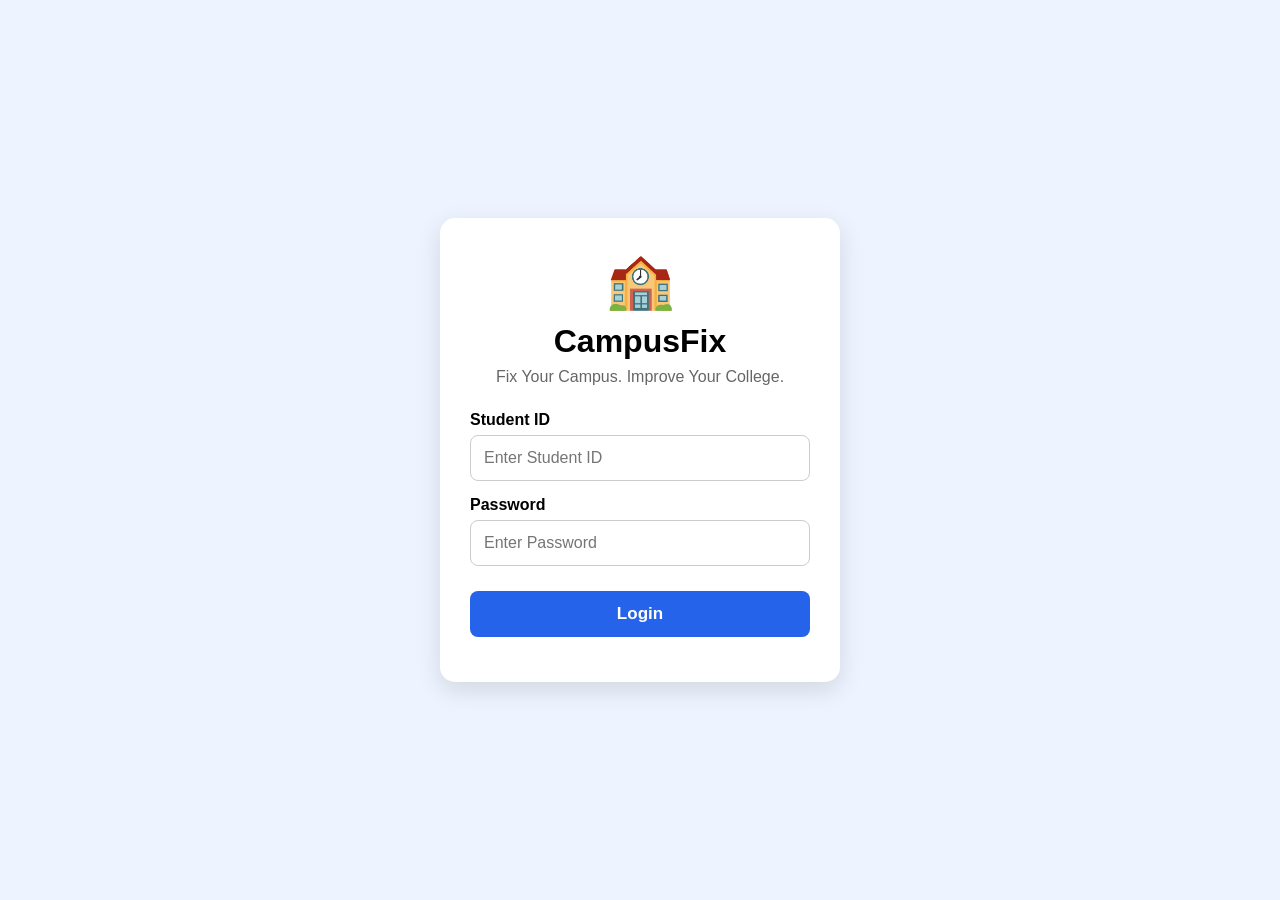
<file: index.html>
<!DOCTYPE html>
<html lang="en">

<head>
    <meta charset="UTF-8">
    <meta name="viewport" content="width=device-width, initial-scale=1.0">

    <title>CampusFix - Login</title>

    <link rel="stylesheet" href="style.css">
</head>

<body>

    <div class="login-container">

        <div class="logo">🏫</div>

        <h1>CampusFix</h1>

        <p class="tagline">Fix Your Campus. Improve Your College.</p>

        <form id="loginForm">

            <label>Student ID</label>
            <input type="text" id="studentId" placeholder="Enter Student ID">

            <label>Password</label>
            <input type="password" id="password" placeholder="Enter Password">

            <button type="submit">Login</button>

        </form>

        <p id="message"></p>

    </div>

    <script src="script.js"></script>

</body>

</html>
</file>
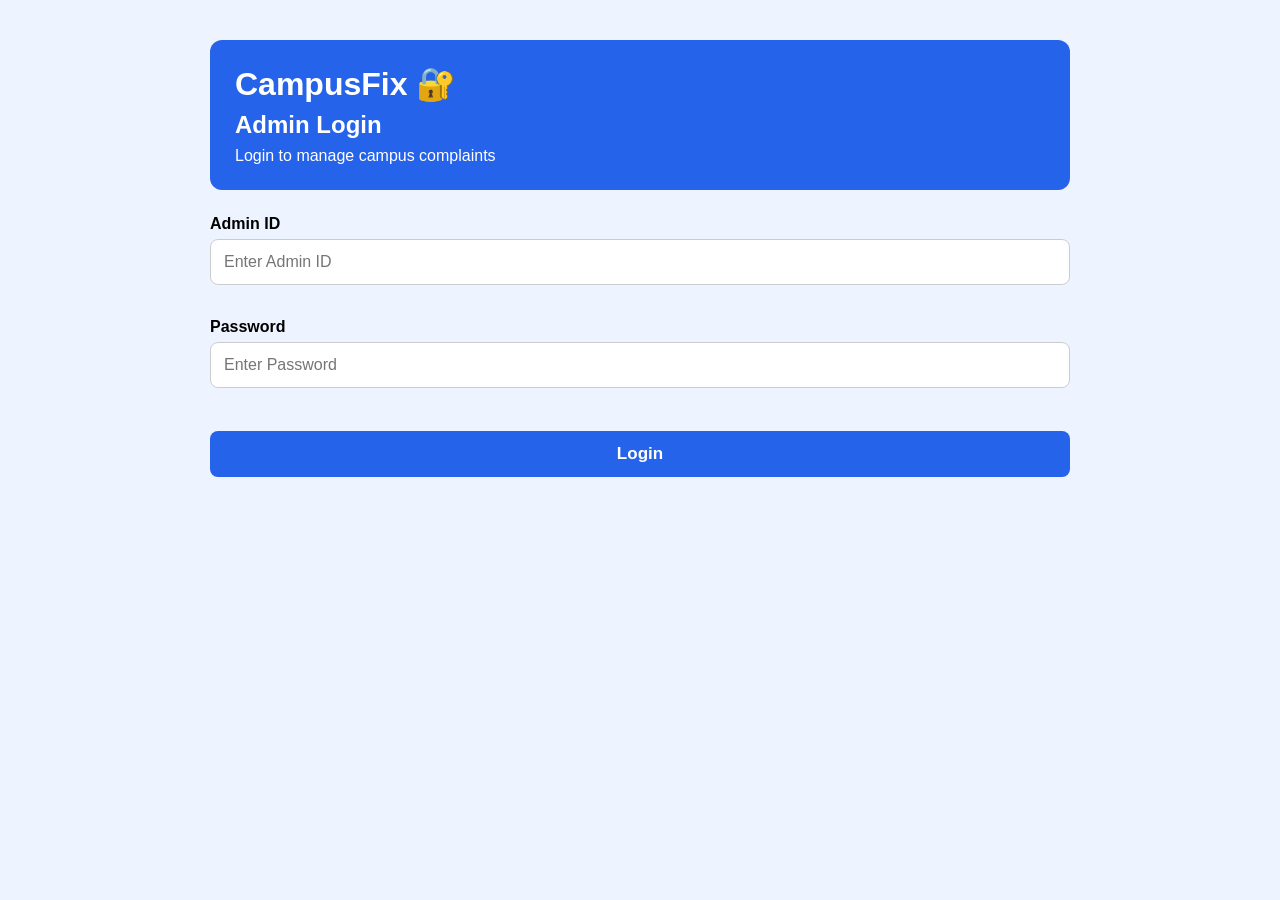
<file: admin-login.html>
<!DOCTYPE html>
<html lang="en">

<head>
    <meta charset="UTF-8">
    <meta name="viewport" content="width=device-width, initial-scale=1.0">

    <title>CampusFix - Admin Login</title>

    <link rel="stylesheet" href="style.css">
</head>

<body>

<div class="dashboard">

    <section class="welcome">

        <h1>CampusFix 🔐</h1>

        <h2>Admin Login</h2>

        <p>Login to manage campus complaints</p>

    </section>


    <section class="complaints-section">

        <form id="adminLoginForm">

            <label>Admin ID</label>

            <input
                type="text"
                id="adminId"
                placeholder="Enter Admin ID"
                required
            >

            <br><br>

            <label>Password</label>

            <input
                type="password"
                id="adminPassword"
                placeholder="Enter Password"
                required
            >

            <br><br>

            <button type="submit">
                Login
            </button>

        </form>

    </section>

</div>


<script src="script.js"></script>

</body>

</html>
</file>
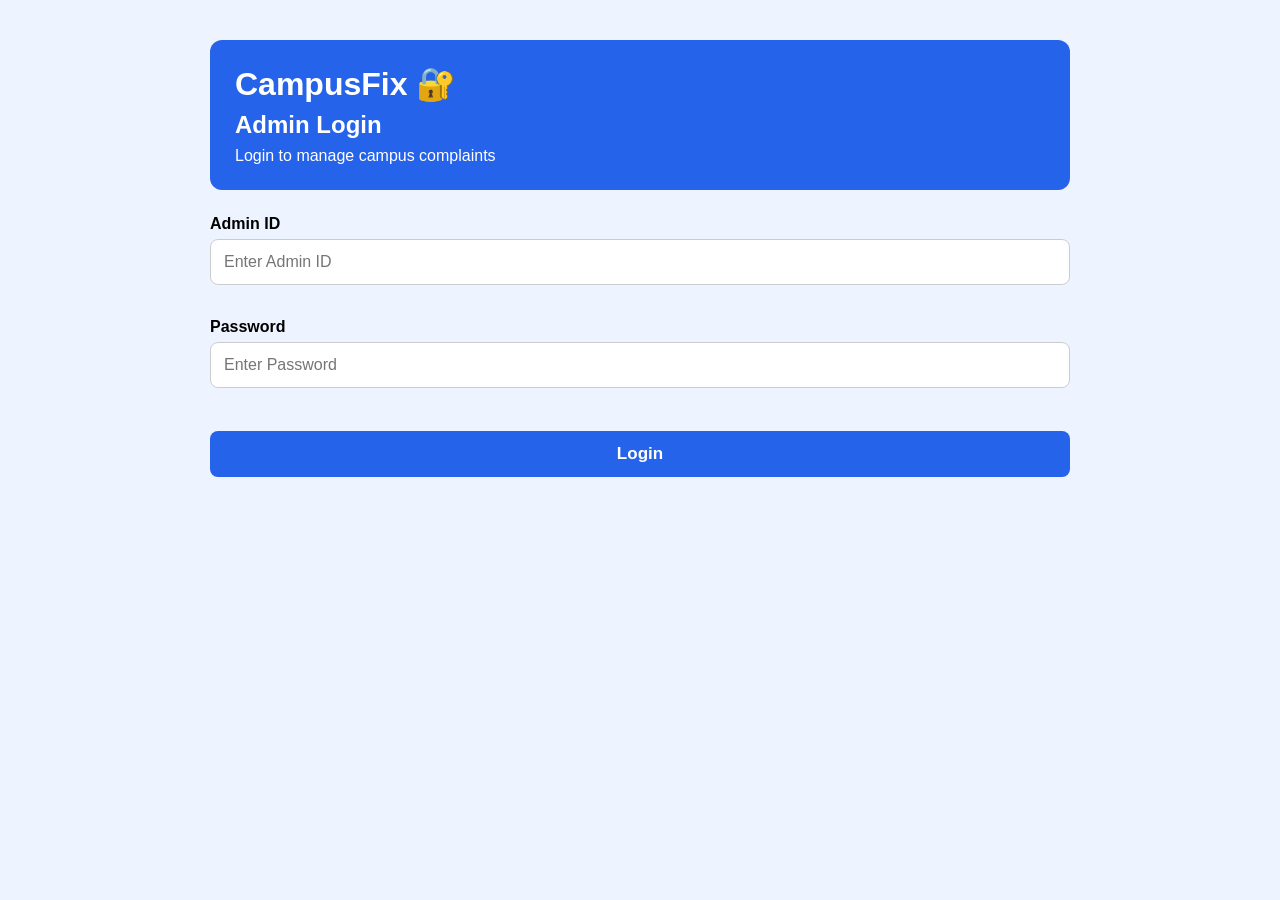
<file: admin.html>
<!DOCTYPE html>
<html lang="en">

<head>
    <meta charset="UTF-8">
    <meta name="viewport" content="width=device-width, initial-scale=1.0">

    <title>CampusFix - Admin Dashboard</title>

    <link rel="stylesheet" href="style.css">
</head>

<body>

<div class="dashboard">

    <!-- ===============================
         HEADER
    ================================ -->

    <header class="topbar">

        <div>
            <h1>CampusFix</h1>
            <p>Admin Dashboard</p>
        </div>

        <button
            class="logout-btn"
            onclick="adminLogout()">
            Logout
        </button>

    </header>


    <!-- ===============================
         WELCOME
    ================================ -->

    <section class="welcome">

        <h2>Welcome, Admin 👋</h2>

        <p>
            Manage, review and track campus complaints
            from one place.
        </p>

    </section>


    <!-- ===============================
         STATISTICS
    ================================ -->

    <h2 class="section-title">
        📊 Complaint Statistics
    </h2>

    <section class="admin-stats">

        <div class="admin-stat-card">

            <div class="admin-stat-icon">
                📋
            </div>

            <h2 id="adminTotal">
                0
            </h2>

            <p>
                Total Complaints
            </p>

        </div>


        <div class="admin-stat-card">

            <div class="admin-stat-icon">
                ⏳
            </div>

            <h2 id="adminPending">
                0
            </h2>

            <p>
                Pending Complaints
            </p>

        </div>


        <div class="admin-stat-card">

            <div class="admin-stat-icon">
                ✅
            </div>

            <h2 id="adminResolved">
                0
            </h2>

            <p>
                Resolved Complaints
            </p>

        </div>

    </section>


    <!-- ===============================
         COMPLAINT MANAGEMENT
    ================================ -->

    <section class="complaints-section">

        <div class="section-heading">

            <div>
                <h2>
                    📋 All Complaints
                </h2>

                <p>
                    Search and manage reported campus problems.
                </p>
            </div>

        </div>


        <!-- Search & Filter -->

        <div class="admin-controls">

            <input
                type="text"
                id="searchComplaint"
                placeholder="🔎 Search by student, title, category or location..."
                oninput="filterAdminComplaints()"
            >


            <select
                id="statusFilter"
                onchange="filterAdminComplaints()"
            >

                <option value="All">
                    All Status
                </option>

                <option value="Submitted">
                    Submitted
                </option>

                <option value="In Progress">
                    In Progress
                </option>

                <option value="Resolved">
                    Resolved
                </option>

            </select>

        </div>


        <!-- Complaints List -->

        <div id="adminComplaintsList">

            <div class="no-complaints">

                <h3>
                    📭 No Complaints Available
                </h3>

                <p>
                    Complaints submitted by students
                    will appear here.
                </p>

            </div>

        </div>

    </section>

</div>


<script src="script.js"></script>

</body>

</html>
</file>
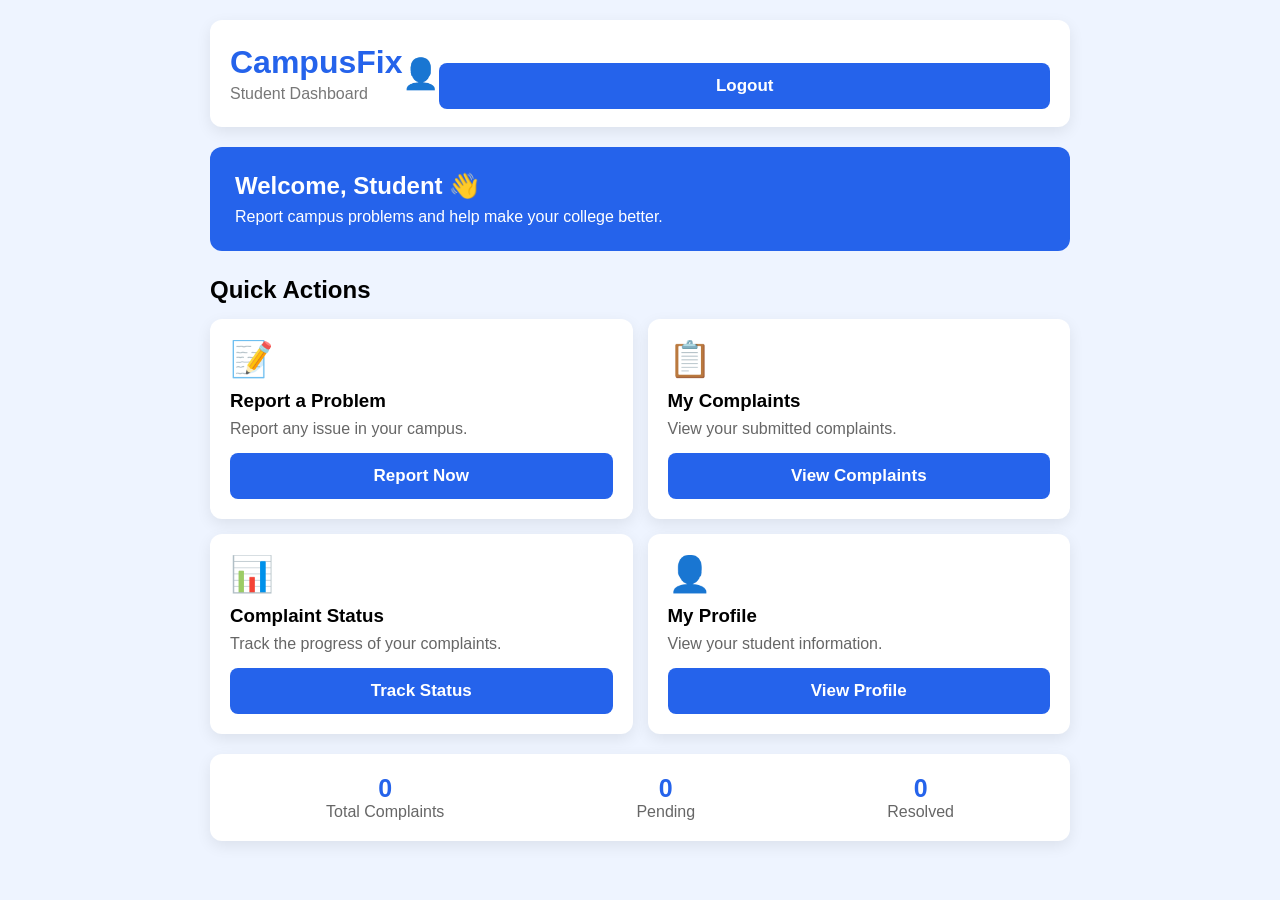
<file: dashboard.html>
<!DOCTYPE html>
<html lang="en">

<head>
    <meta charset="UTF-8">
    <meta name="viewport" content="width=device-width, initial-scale=1.0">
    <title>CampusFix - Dashboard</title>
    <link rel="stylesheet" href="style.css">
</head>

<body>

    <div class="dashboard">

        <header class="topbar">
            <div>
                <h1>CampusFix</h1>
                <p>Student Dashboard</p>
            </div>

            <div class="profile-icon">👤</div>

            <button onclick="logout()">Logout</button>
        </header>

        <section class="welcome">
            <h2>Welcome, Student 👋</h2>
            <p>
                Report campus problems and help make your college better.
            </p>
        </section>

        <h2 class="section-title">Quick Actions</h2>

        <div class="cards">

            <div class="card">
                <div class="card-icon">📝</div>
                <h3>Report a Problem</h3>
                <p>Report any issue in your campus.</p>
                <button onclick="window.location.href='report.html'">
                    Report Now
                </button>
            </div>

            <div class="card">
                <div class="card-icon">📋</div>
                <h3>My Complaints</h3>
                <p>View your submitted complaints.</p>
                <button onclick="myComplaints()">
                    View Complaints
                </button>
            </div>

            <div class="card">
                <div class="card-icon">📊</div>
                <h3>Complaint Status</h3>
                <p>Track the progress of your complaints.</p>
                <button onclick="complaintStatus()">
                    Track Status
                </button>
            </div>

            <div class="card">
                <div class="card-icon">👤</div>
                <h3>My Profile</h3>
                <p>View your student information.</p>
                <button onclick="myProfile()">
                    View Profile
                </button>
            </div>

        </div>

        <!-- STATISTICS -->

        <section class="stats">

            <div>
                <h3 id="totalComplaints">0</h3>
                <p>Total Complaints</p>
            </div>

            <div>
                <h3 id="inProgress">0</h3>
                <p>Pending</p>
            </div>

            <div>
                <h3 id="resolved">0</h3>
                <p>Resolved</p>
            </div>

        </section>

        <!-- MY COMPLAINTS / STATUS / PROFILE -->

        <section id="complaintsSection"
                 class="complaints-section"
                 style="display: none;">

            <h2 id="detailsHeading">📋 My Complaints</h2>

            <div id="complaintsList"></div>

        </section>

    </div>

    <script src="script.js"></script>

</body>
</html>
</file>
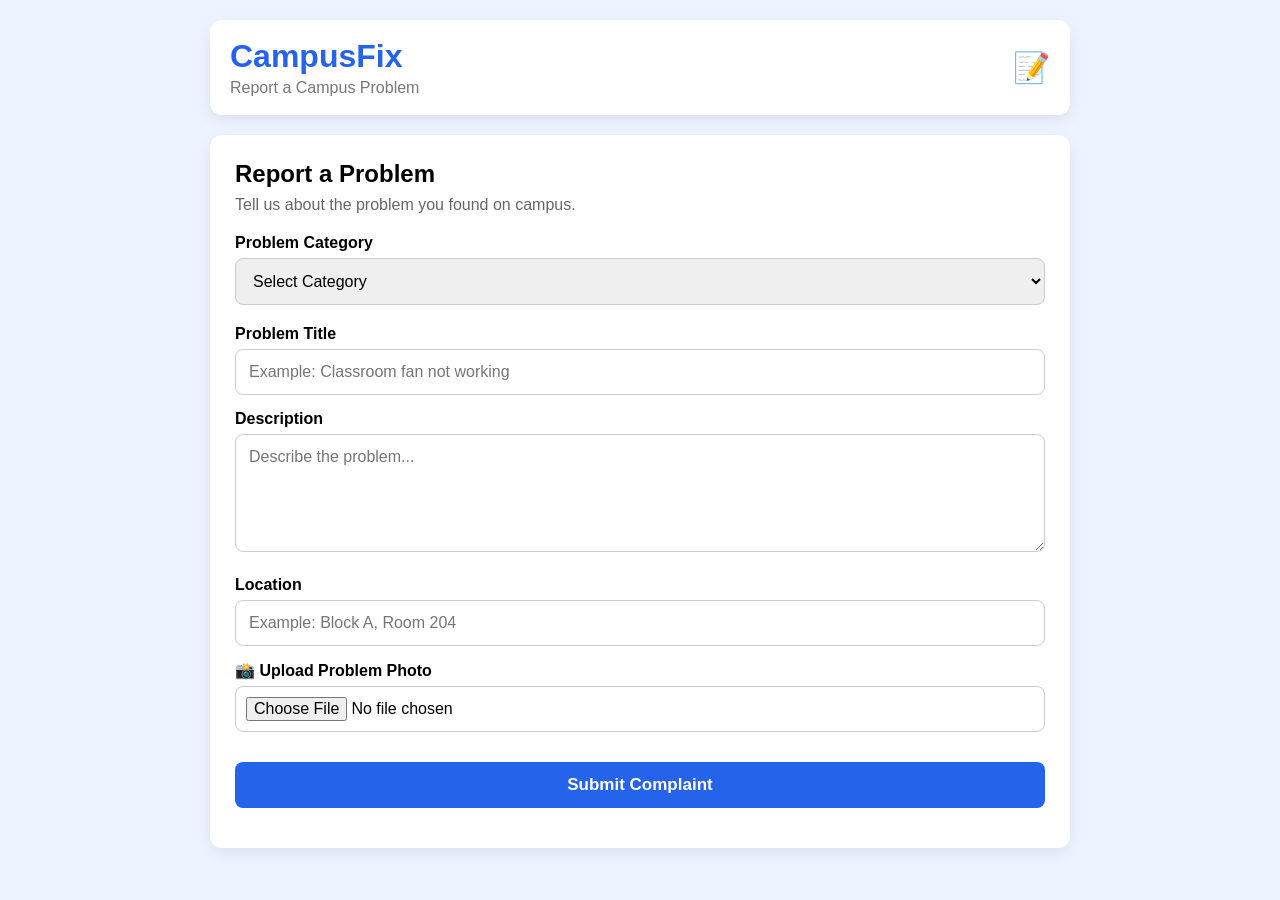
<file: report.html>
<!DOCTYPE html>
<html lang="en">

<head>
    <meta charset="UTF-8">
    <meta name="viewport" content="width=device-width, initial-scale=1.0">

    <title>CampusFix - Report Problem</title>

    <link rel="stylesheet" href="style.css">
</head>

<body>

    <div class="dashboard">

        <header class="topbar">

            <div>
                <h1>CampusFix</h1>
                <p>Report a Campus Problem</p>
            </div>

            <div class="profile-icon">
                📝
            </div>

        </header>


        <div class="form-box">

            <h2>Report a Problem</h2>

            <p class="form-intro">
                Tell us about the problem you found on campus.
            </p>


            <form id="problemForm">

                <label>Problem Category</label>

                <select id="category">

                    <option value="">Select Category</option>

                    <option>Electricity</option>
                    <option>Water</option>
                    <option>Cleanliness</option>
                    <option>Classroom</option>
                    <option>Wi-Fi / Internet</option>
                    <option>Furniture</option>
                    <option>Other</option>

                </select>


                <label>Problem Title</label>

                <input
                    type="text"
                    id="problemTitle"
                    placeholder="Example: Classroom fan not working"
                >


                <label>Description</label>

                <textarea
                    id="description"
                    rows="5"
                    placeholder="Describe the problem..."
                ></textarea>


                <label>Location</label>

                <input
                    type="text"
                    id="location"
                    placeholder="Example: Block A, Room 204"
                >


                <label for="photo">📸 Upload Problem Photo</label>

<input
    type="file"
    id="photo"
    accept="image/*"
>


                <button type="submit">
                    Submit Complaint
                </button>

            </form>


            <p id="complaintMessage"></p>

        </div>

    </div>


    <script src="script.js"></script>

</body>

</html>
</file>
<file: style.css>
* {
    box-sizing: border-box;
    margin: 0;
    padding: 0;
}

body {
    font-family: Arial, sans-serif;
    background: #eef4ff;
    min-height: 100vh;

    display: flex;
    justify-content: center;
    align-items: center;
}

.login-container {
    width: 90%;
    max-width: 400px;

    background: white;
    padding: 30px;

    border-radius: 15px;

    box-shadow: 0 8px 25px rgba(0, 0, 0, 0.12);

    text-align: center;
}

.logo {
    font-size: 55px;
    margin-bottom: 10px;
}

h1 {
    font-size: 32px;
    margin-bottom: 8px;
}

.tagline {
    color: #666;
    margin-bottom: 25px;
}

form {
    text-align: left;
}

label {
    display: block;
    margin-top: 15px;
    margin-bottom: 6px;
    font-weight: bold;
}

input {
    width: 100%;
    padding: 13px;

    border: 1px solid #ccc;
    border-radius: 8px;

    font-size: 16px;
}

button {
    width: 100%;
    padding: 13px;

    margin-top: 25px;

    border: none;
    border-radius: 8px;

    background: #2563eb;
    color: white;

    font-size: 17px;
    font-weight: bold;

    cursor: pointer;
}

button:hover {
    background: #1d4ed8;
}

#message {
    margin-top: 15px;
    font-weight: bold;
}


/* ===============================
   REPORT PROBLEM
================================ */

.form-box {
    background: white;

    margin-top: 20px;

    padding: 25px;

    border-radius: 12px;

    box-shadow: 0 5px 15px rgba(0, 0, 0, 0.08);
}

.form-box h2 {
    margin-bottom: 8px;
}

.form-intro {
    color: #666;
    margin-bottom: 20px;
}

select,
textarea {
    width: 100%;

    padding: 13px;

    border: 1px solid #ccc;

    border-radius: 8px;

    font-size: 16px;

    font-family: Arial, sans-serif;

    margin-bottom: 5px;
}

textarea {
    resize: vertical;
}

input[type="file"] {
    width: 100%;

    padding: 10px;

    border: 1px solid #ccc;

    border-radius: 8px;

    margin-bottom: 5px;
}

#complaintMessage {
    text-align: center;

    margin-top: 15px;

    font-weight: bold;
}


/* ===============================
   DASHBOARD
================================ */

.dashboard {
    width: 100%;
    max-width: 900px;
    min-height: 100vh;

    padding: 20px;
    margin: auto;
}

.topbar {
    display: flex;
    justify-content: space-between;
    align-items: center;

    background: white;

    padding: 18px 20px;

    border-radius: 12px;

    box-shadow: 0 5px 15px rgba(0, 0, 0, 0.08);
}

.topbar h1 {
    color: #2563eb;
    margin: 0;
}

.topbar p {
    color: #777;
    margin-top: 4px;
}

.profile-icon {
    font-size: 30px;
}

.welcome {
    margin-top: 20px;

    background: #2563eb;
    color: white;

    padding: 25px;

    border-radius: 12px;
}

.welcome h2 {
    margin-bottom: 8px;
}

.section-title {
    margin: 25px 0 15px;
}

.cards {
    display: grid;

    grid-template-columns: repeat(2, 1fr);

    gap: 15px;
}

.card {
    background: white;

    padding: 20px;

    border-radius: 12px;

    box-shadow: 0 5px 15px rgba(0, 0, 0, 0.08);
}

.card-icon {
    font-size: 35px;
    margin-bottom: 10px;
}

.card h3 {
    margin-bottom: 8px;
}

.card p {
    color: #666;
    margin-bottom: 15px;
}

.card button {
    margin-top: 0;
}


/* ===============================
   STATISTICS
================================ */

.stats {
    display: flex;

    justify-content: space-around;

    background: white;

    margin-top: 20px;

    padding: 20px;

    border-radius: 12px;

    text-align: center;

    box-shadow: 0 5px 15px rgba(0, 0, 0, 0.08);
}

.stats h3 {
    font-size: 25px;
    color: #2563eb;
}

.stats p {
    color: #666;
}


/* ===============================
   STATUS BADGES
================================ */

.status-badge {
    display: inline-block;

    padding: 6px 12px;

    border-radius: 20px;

    font-size: 13px;

    font-weight: bold;

    margin: 5px 0;
}

.status-submitted {
    background: #fff3cd;
    color: #856404;
}

.status-progress {
    background: #cfe2ff;
    color: #084298;
}

.status-resolved {
    background: #d1e7dd;
    color: #0f5132;
}


/* ===============================
   STUDENT COMPLAINT CARDS
================================ */

.complaint-card {
    background: white;

    padding: 20px;

    margin-bottom: 15px;

    border-radius: 12px;

    box-shadow: 0 5px 15px rgba(0, 0, 0, 0.08);

    border-left: 5px solid #2563eb;
}

.complaint-card h3 {
    margin-bottom: 10px;

    color: #222;
}

.complaint-info {
    margin: 7px 0;

    color: #555;

    line-height: 1.5;
}

.complaint-description {
    background: #f5f8ff;

    padding: 12px;

    border-radius: 8px;

    margin: 12px 0;

    color: #444;

    line-height: 1.5;
}

.complaint-photo {
    width: 100%;

    max-height: 250px;

    object-fit: cover;

    border-radius: 10px;

    margin-top: 10px;
}

.complaint-date {
    font-size: 13px;

    color: #888;

    margin-top: 12px;
}


/* ===============================
   ADMIN COMPLAINT CARDS
================================ */

.admin-complaint-card {
    background: white;

    padding: 20px;

    margin-bottom: 15px;

    border-radius: 12px;

    box-shadow: 0 5px 15px rgba(0, 0, 0, 0.08);

    border-left: 5px solid #2563eb;
}

.admin-complaint-card h3 {
    margin-bottom: 12px;

    color: #222;
}

.admin-info {
    margin: 7px 0;

    color: #555;

    line-height: 1.5;
}

.admin-description {
    background: #f5f8ff;

    padding: 12px;

    border-radius: 8px;

    margin: 12px 0;

    color: #444;

    line-height: 1.5;
}

.admin-photo {
    width: 100%;

    max-height: 250px;

    object-fit: cover;

    border-radius: 10px;

    margin-top: 10px;
}

.admin-status-box {
    margin-top: 15px;
}

.admin-status-box label {
    margin: 0 0 6px;

    font-size: 14px;
}

.admin-status-box select {
    width: 100%;

    padding: 10px;

    border: 1px solid #ccc;

    border-radius: 8px;

    font-size: 15px;
}

.admin-date {
    margin-top: 12px;

    color: #888;

    font-size: 13px;
}


/* ===============================
   ADMIN SEARCH & FILTER
================================ */

.admin-tools {
    background: white;

    padding: 18px;

    margin: 20px 0;

    border-radius: 12px;

    box-shadow: 0 5px 15px rgba(0, 0, 0, 0.08);
}

.admin-tools h2 {
    margin-bottom: 15px;
}

.admin-tools input,
.admin-tools select {
    width: 100%;

    padding: 12px;

    margin-bottom: 10px;

    border: 1px solid #ccc;

    border-radius: 8px;

    font-size: 15px;
}


/* ===============================
   ADMIN STATISTICS
================================ */

.admin-stats {
    display: grid;

    grid-template-columns: repeat(3, 1fr);

    gap: 15px;

    margin-bottom: 20px;
}

.admin-stat-card {
    background: white;

    padding: 20px;

    border-radius: 12px;

    text-align: center;

    box-shadow: 0 5px 15px rgba(0, 0, 0, 0.08);
}

.admin-stat-card h2 {
    font-size: 30px;

    color: #2563eb;

    margin-bottom: 5px;
}

.admin-stat-card p {
    color: #666;

    font-size: 14px;
}


/* ===============================
   EMPTY STATE
================================ */

.no-complaints {
    background: white;

    padding: 30px;

    border-radius: 12px;

    text-align: center;

    color: #666;

    box-shadow: 0 5px 15px rgba(0, 0, 0, 0.08);
}

.no-complaints h3 {
    margin-bottom: 8px;

    color: #333;
}


/* ===============================
   MOBILE
================================ */

@media (max-width: 600px) {

    .dashboard {
        padding: 12px;
    }

    .cards {
        grid-template-columns: 1fr;
    }

    .stats {
        gap: 15px;
    }

    .admin-stats {
        grid-template-columns: 1fr;
    }

    .topbar {
        padding: 15px;
    }

    .topbar h1 {
        font-size: 24px;
    }

    .welcome {
        padding: 20px;
    }

    .complaint-card,
    .admin-complaint-card {
        padding: 15px;
    }
}
/* ===============================
   FINAL ADMIN DASHBOARD UI
================================ */

.logout-btn {
    width: auto;

    margin-top: 0;

    padding: 10px 18px;

    background: #dc2626;

    font-size: 14px;
}

.logout-btn:hover {
    background: #b91c1c;
}


.section-heading {
    display: flex;

    justify-content: space-between;

    align-items: center;

    margin-bottom: 15px;
}

.section-heading h2 {
    margin-bottom: 5px;
}

.section-heading p {
    color: #777;

    font-size: 14px;
}


.admin-stat-icon {
    font-size: 30px;

    margin-bottom: 5px;
}


.complaints-section {
    margin-top: 25px;
}


.admin-controls {
    display: grid;

    grid-template-columns: 2fr 1fr;

    gap: 12px;

    background: white;

    padding: 18px;

    margin: 15px 0 20px;

    border-radius: 12px;

    box-shadow: 0 5px 15px rgba(0, 0, 0, 0.08);
}


.admin-controls input,
.admin-controls select {
    width: 100%;

    padding: 13px;

    border: 1px solid #ccc;

    border-radius: 8px;

    font-size: 15px;

    background: white;
}


.admin-controls input:focus,
.admin-controls select:focus {
    outline: none;

    border-color: #2563eb;

    box-shadow: 0 0 0 2px rgba(37, 99, 235, 0.1);
}


@media (max-width: 600px) {

    .admin-controls {
        grid-template-columns: 1fr;
    }

    .logout-btn {
        padding: 9px 12px;

        font-size: 13px;
    }

    .section-heading {
        display: block;
    }

}
</file>
